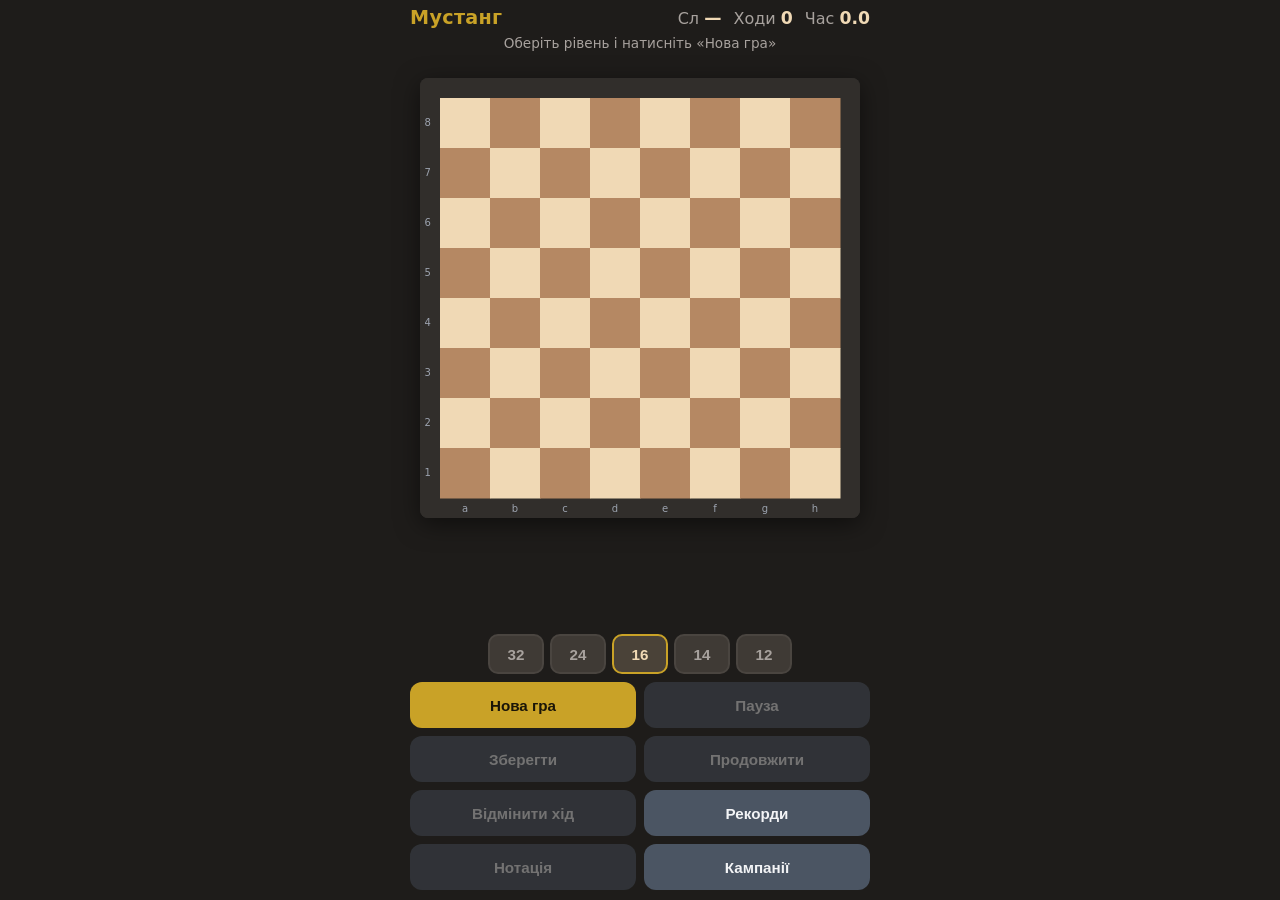
<file: index.html>
<!DOCTYPE html>
<html lang="uk">
<head>
  <meta charset="UTF-8" />
  <meta name="viewport" content="width=device-width, initial-scale=1, maximum-scale=1, user-scalable=no, viewport-fit=cover" />
  <meta name="apple-mobile-web-app-capable" content="yes" />
  <meta name="mobile-web-app-capable" content="yes" />
  <meta name="theme-color" content="#1e1c1a" />
  <title>Мустанг — слони проти коня</title>
  <link rel="stylesheet" href="css/style.css" />
</head>
<body>
  <div id="app">
    <header>
      <h1>Мустанг</h1>
      <div id="stats">
        <span>Сл <strong id="st-b">—</strong></span>
        <span>Ходи <strong id="st-m">0</strong></span>
        <span>Час <strong id="st-t">0.0</strong></span>
      </div>
    </header>

    <div id="message">Оберіть рівень і натисніть «Нова гра»</div>
    <div id="campaign-banner"></div>

    <div id="board-wrap">
      <canvas id="board" width="400" height="400"></canvas>
    </div>

    <div id="controls">
      <div class="levels">
        <button type="button" data-n="32" class="lvl">32</button>
        <button type="button" data-n="24" class="lvl">24</button>
        <button type="button" data-n="16" class="lvl active">16</button>
        <button type="button" data-n="14" class="lvl">14</button>
        <button type="button" data-n="12" class="lvl">12</button>
      </div>
      <div class="actions">
        <button type="button" id="btn-new">Нова гра</button>
        <button type="button" id="btn-pause" class="secondary" disabled>Пауза</button>
      </div>
      <div class="actions">
        <button type="button" id="btn-save" class="secondary" disabled>Зберегти</button>
        <button type="button" id="btn-continue" class="secondary" disabled>Продовжити</button>
      </div>
      <div class="actions">
        <button type="button" id="btn-undo" class="secondary" disabled>Відмінити хід</button>
        <button type="button" id="btn-records" class="secondary">Рекорди</button>
      </div>
      <div class="actions">
        <button type="button" id="btn-notation" class="secondary" disabled>Нотація</button>
        <button type="button" id="btn-campaigns" class="secondary">Кампанії</button>
      </div>
    </div>
  </div>

  <div id="win-panel" class="hidden overlay">
    <h2>Перемога!</h2>
    <p id="win-text"></p>
    <label class="field">
      <span>Ваше ім'я</span>
      <input id="win-name" type="text" maxlength="32" placeholder="Гравець" autocomplete="nickname" />
    </label>
    <p id="win-save-status" class="hint"></p>
    <div class="row">
      <button type="button" id="btn-save-record">Зберегти рекорд</button>
      <button type="button" id="btn-again" class="secondary">Ще раз</button>
    </div>
    <div class="row">
      <button type="button" id="btn-win-notation" class="secondary">Нотація / replay</button>
    </div>
    <button type="button" id="btn-close" class="linkish">Закрити</button>
  </div>

  <div id="records-panel" class="hidden overlay">
    <h2>Рекорди</h2>
    <div class="tabs">
      <button type="button" class="tab active" data-src="local">На пристрої</button>
      <button type="button" class="tab" data-src="world">Світ</button>
    </div>
    <div class="sort-row">
      <button type="button" class="sort active" data-sort="time">Час</button>
      <button type="button" class="sort" data-sort="moves">Ходи</button>
      <button type="button" class="sort" data-sort="balance">Баланс</button>
      <button type="button" class="sort" data-sort="worldscore">World score</button>
    </div>
    <div class="level-row" id="rec-levels"></div>
    <div id="records-list" class="records-list"></div>
    <p id="records-hint" class="hint"></p>
    <button type="button" id="btn-records-close" class="secondary wide">Закрити</button>
  </div>


  <div id="notation-panel" class="hidden overlay">
    <h2>Нотація</h2>
    <p id="notation-meta" class="hint"></p>
    <pre id="notation-text" class="notation-text"></pre>
    <div class="row replay-controls">
      <button type="button" id="btn-rep-start" class="secondary">⏮</button>
      <button type="button" id="btn-rep-prev" class="secondary">◀</button>
      <button type="button" id="btn-rep-play" class="secondary">▶</button>
      <button type="button" id="btn-rep-next" class="secondary">▶|</button>
      <button type="button" id="btn-rep-end" class="secondary">⏭</button>
    </div>
    <p id="notation-step" class="hint"></p>
    <button type="button" id="btn-notation-close" class="secondary wide">Закрити</button>
  </div>


  <div id="campaigns-panel" class="hidden overlay">
    <h2>Кампанії</h2>
    <p class="hint" id="campaign-desc">Оберіть тип кампанії</p>
    <div class="campaign-list">
      <button type="button" class="camp-btn" data-camp="summit">Подорож до вершини</button>
      <button type="button" class="camp-btn" data-camp="steps2026">Подорож 2026 кроків</button>
      <button type="button" class="camp-btn" data-camp="marathon">Марафонський забіг</button>
    </div>
    <label class="field">
      <span>Ваше ім'я</span>
      <input id="camp-name" type="text" maxlength="32" placeholder="Гравець" />
    </label>
    <p id="camp-status" class="hint"></p>
    <div class="row">
      <button type="button" id="btn-camp-start">Почати / Продовжити</button>
      <button type="button" id="btn-camp-reset" class="secondary">Скинути</button>
    </div>
    <button type="button" id="btn-campaigns-close" class="secondary wide">Закрити</button>
  </div>

  <script src="js/config.js"></script>
  <script src="js/game_engine.js"></script>
  <script src="js/records.js"></script>
  <script src="js/game.js"></script>
</body>
</html>
</file>
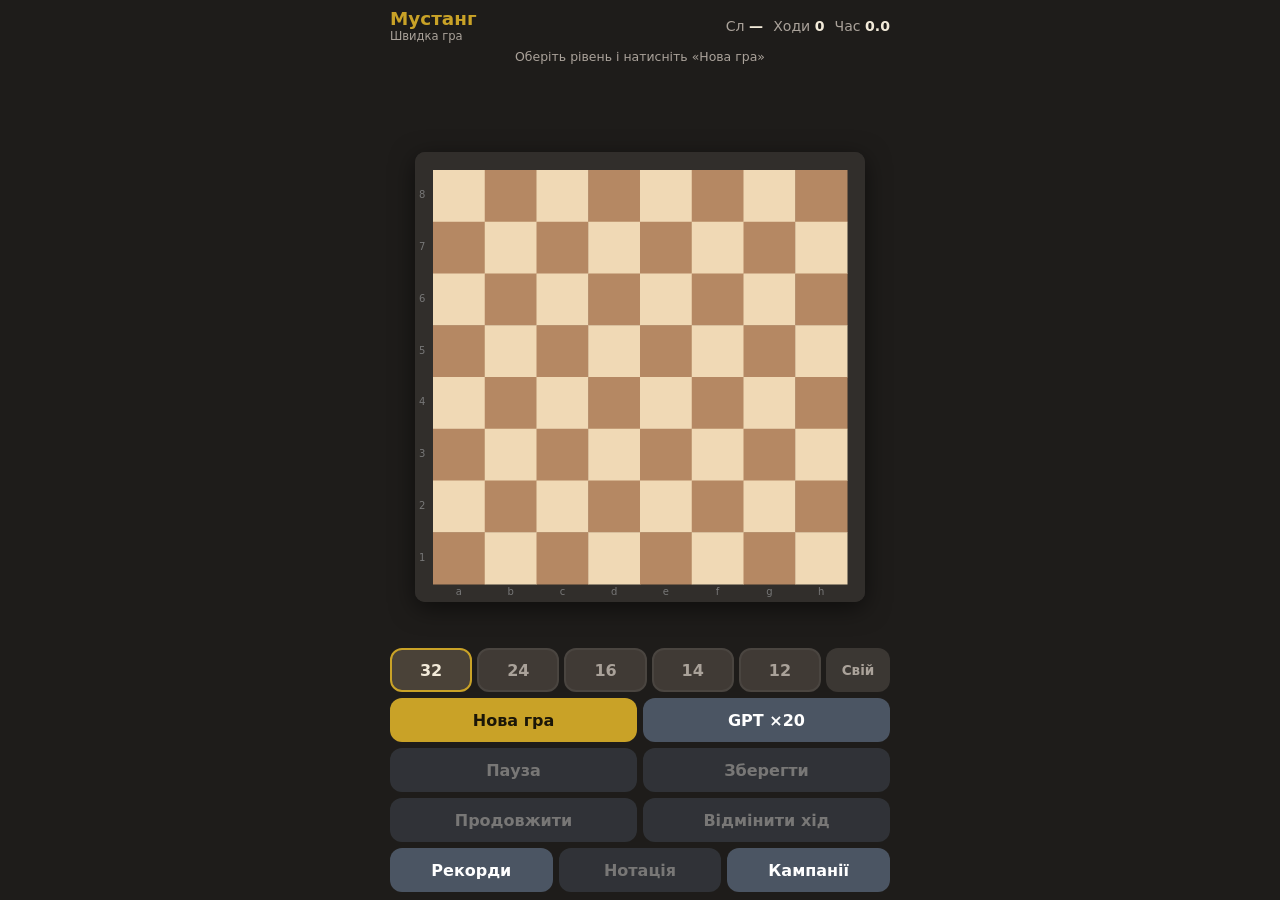
<file: mobile_v21/index.html>
<!doctype html>
<html lang="uk">
<head>
  <meta charset="utf-8">
  <meta name="viewport" content="width=device-width, initial-scale=1, viewport-fit=cover, user-scalable=no">
  <meta name="theme-color" content="#1e1c1a">
  <title>Мустанг — mobile v21 AI</title>
  <link rel="stylesheet" href="style.css">
</head>
<body>
<main id="app">
  <header>
    <div>
      <h1>Мустанг</h1>
      <div id="mode-label">Швидка гра</div>
    </div>
    <div id="stats">
      <span>Сл <b id="st-b">—</b></span>
      <span>Ходи <b id="st-m">0</b></span>
      <span>Час <b id="st-t">0.0</b></span>
    </div>
  </header>

  <div id="message">Оберіть рівень і натисніть «Нова гра»</div>
  <div id="ai-status"></div>
  <div id="campaign-banner"></div>

  <section id="board-wrap"><canvas id="board"></canvas></section>

  <section id="controls">
    <div class="levels">
      <button class="lvl active" data-n="32">32</button>
      <button class="lvl" data-n="24">24</button>
      <button class="lvl" data-n="16">16</button>
      <button class="lvl" data-n="14">14</button>
      <button class="lvl" data-n="12">12</button>
      <button id="btn-custom" class="small">Свій</button>
    </div>

    <div class="grid2">
      <button id="btn-new">Нова гра</button>
      <button id="btn-ai" class="secondary">GPT ×20</button>
    </div>
    <div class="grid2">
      <button id="btn-pause" class="secondary" disabled>Пауза</button>
      <button id="btn-save" class="secondary" disabled>Зберегти</button>
    </div>
    <div class="grid2">
      <button id="btn-continue" class="secondary" disabled>Продовжити</button>
      <button id="btn-undo" class="secondary" disabled>Відмінити хід</button>
    </div>
    <div class="grid3">
      <button id="btn-records" class="secondary">Рекорди</button>
      <button id="btn-notation" class="secondary" disabled>Нотація</button>
      <button id="btn-campaigns" class="secondary">Кампанії</button>
    </div>
  </section>
</main>

<section id="win-panel" class="overlay hidden">
  <div class="panel">
    <h2>Перемога!</h2>
    <p id="win-text"></p>
    <label class="field"><span>Ім'я</span><input id="win-name" maxlength="32" placeholder="Гравець"></label>
    <div id="win-status" class="hint"></div>
    <div class="grid2">
      <button id="btn-save-record">Зберегти рекорд</button>
      <button id="btn-again" class="secondary">Ще раз</button>
    </div>
    <button id="btn-win-notation" class="secondary wide">Нотація / replay</button>
    <button id="btn-win-close" class="linkish">Закрити</button>
  </div>
</section>

<section id="records-panel" class="overlay hidden">
  <div class="panel tall">
    <h2>Рекорди</h2>
    <div class="tabs"><button class="tab active" data-src="local">На пристрої</button><button class="tab" data-src="world">Світ</button></div>
    <div id="rec-levels" class="wrap-buttons"></div>
    <div class="sort-row">
      <button class="sort active" data-sort="time">Час</button>
      <button class="sort" data-sort="moves">Ходи</button>
      <button class="sort" data-sort="worldscore">World score</button>
    </div>
    <div id="records-list" class="records-list"></div>
    <div id="records-hint" class="hint"></div>
    <button id="btn-records-close" class="secondary wide">Закрити</button>
  </div>
</section>

<section id="notation-panel" class="overlay hidden bottom">
  <div class="panel tall">
    <h2>Нотація / replay</h2>
    <div id="notation-meta" class="hint"></div>
    <pre id="notation-text" class="notation"></pre>
    <div class="grid5">
      <button id="rep-start" class="secondary">⏮</button>
      <button id="rep-prev" class="secondary">◀</button>
      <button id="rep-play" class="secondary">▶</button>
      <button id="rep-next" class="secondary">▶|</button>
      <button id="rep-end" class="secondary">⏭</button>
    </div>
    <div id="notation-step" class="hint"></div>
    <button id="btn-notation-close" class="secondary wide">Закрити</button>
  </div>
</section>

<section id="campaigns-panel" class="overlay hidden">
  <div class="panel">
    <h2>Кампанії</h2>
    <div id="campaign-types" class="campaign-list">
      <button class="camp active" data-type="summit">Подорож до вершини</button>
      <button class="camp" data-type="steps2026">Подорож 2026 кроків</button>
      <button class="camp" data-type="marathon">Марафонський забіг</button>
    </div>
    <div id="campaign-desc" class="hint"></div>
    <label class="field"><span>Ім'я</span><input id="camp-name" maxlength="32" placeholder="Гравець"></label>
    <label class="field"><span>Пароль кампанії</span><input id="camp-password" maxlength="64" type="password" placeholder="Для продовження"></label>
    <div id="camp-status" class="hint"></div>
    <div class="grid2">
      <button id="btn-camp-start">Почати / Продовжити</button>
      <button id="btn-camp-reset" class="secondary">Скинути</button>
    </div>
    <button id="btn-campaigns-close" class="secondary wide">Закрити</button>
  </div>
</section>

<script src="../js/config.js"></script>
<script src="../js/game_engine.js"></script>
<script src="../js/records.js"></script>
<script src="app.js"></script>
</body>
</html>
</file>
<file: css/style.css>
/* Mustang — mobile-first */
:root {
  --bg: #1e1c1a;
  --panel: #2c2926;
  --board-bg: #312e2b;
  --light: #f0d9b5;
  --dark: #b58863;
  --accent: #c9a227;
  --text: #f0d9b5;
  --muted: #a8a29e;
  --ok: #4ade80;
  --danger: #f87171;
  --btn: #3f3a35;
  --safe-bottom: env(safe-area-inset-bottom, 0px);
  --safe-top: env(safe-area-inset-top, 0px);
}

* {
  box-sizing: border-box;
  margin: 0;
  padding: 0;
  -webkit-tap-highlight-color: transparent;
}

html, body {
  height: 100%;
  font-family: system-ui, -apple-system, "Segoe UI", Roboto, sans-serif;
  background: var(--bg);
  color: var(--text);
  overflow: hidden;
  touch-action: manipulation;
  user-select: none;
}

#app {
  height: 100%;
  height: 100dvh;
  max-width: 480px;
  margin: 0 auto;
  display: flex;
  flex-direction: column;
  padding: calc(6px + var(--safe-top)) 10px calc(10px + var(--safe-bottom));
  gap: 6px;
}

/* ---- Header ---- */
header {
  display: flex;
  align-items: center;
  justify-content: space-between;
  gap: 8px;
  flex-shrink: 0;
}

header h1 {
  font-size: 1.2rem;
  font-weight: 700;
  letter-spacing: 0.3px;
  color: var(--accent);
}

#stats {
  display: flex;
  gap: 12px;
  font-size: 1rem;
  color: var(--muted);
  font-variant-numeric: tabular-nums;
}

#stats span strong {
  color: var(--text);
  font-weight: 700;
  font-size: 1.08rem;
}

/* ---- Message ---- */
#message {
  text-align: center;
  font-size: 0.85rem;
  color: var(--muted);
  min-height: 1.3em;
  flex-shrink: 0;
  padding: 0 4px;
}

#message.win {
  color: var(--ok);
  font-weight: 600;
}

#message.pause {
  color: var(--accent);
}

/* ---- Board ---- */
#board-wrap {
  flex: 1 1 auto;
  display: flex;
  align-items: center;
  justify-content: center;
  min-height: 0;
  width: 100%;
}

#board {
  display: block;
  width: min(100%, calc(100dvh - 210px), 420px);
  height: auto;
  aspect-ratio: 1;
  /* підняти дошку на ~1 клітинку */
  transform: translateY(-12.5%);
  border-radius: 8px;
  box-shadow: 0 6px 24px rgba(0, 0, 0, 0.5);
  touch-action: none;
  background: var(--board-bg);
}

/* ---- Controls ---- */
#controls {
  flex-shrink: 0;
  display: flex;
  flex-direction: column;
  gap: 8px;
}

.levels {
  display: flex;
  gap: 6px;
  justify-content: center;
}

.levels button {
  flex: 1;
  max-width: 56px;
  height: 40px;
  border: 2px solid #4a4540;
  background: var(--btn);
  color: var(--muted);
  border-radius: 10px;
  font-size: 0.95rem;
  font-weight: 700;
}

.levels button.active {
  border-color: var(--accent);
  color: var(--text);
  background: #4a4238;
}

.actions {
  display: grid;
  grid-template-columns: 1fr 1fr;
  gap: 8px;
}

.actions button {
  height: 46px;
  border: none;
  border-radius: 12px;
  font-size: 0.95rem;
  font-weight: 700;
  background: var(--accent);
  color: #1a1508;
}

.actions button.secondary {
  background: #4b5563;
  color: #f3f4f6;
}

.actions button:disabled {
  opacity: 0.4;
}

.actions button:active:not(:disabled) {
  transform: scale(0.97);
}

/* ---- Win overlay ---- */
#win-panel {
  position: fixed;
  inset: 0;
  background: rgba(0, 0, 0, 0.78);
  display: flex;
  flex-direction: column;
  align-items: center;
  justify-content: center;
  z-index: 50;
  padding: 24px;
  text-align: center;
}

#win-panel.hidden {
  display: none;
}

#win-panel h2 {
  font-size: 1.5rem;
  color: var(--ok);
  margin-bottom: 10px;
}

#win-panel p {
  color: #e7e5e4;
  line-height: 1.5;
  margin-bottom: 18px;
  white-space: pre-line;
  font-size: 0.95rem;
}

#win-panel .row {
  display: flex;
  gap: 10px;
  flex-wrap: wrap;
  justify-content: center;
}

#win-panel button {
  min-width: 120px;
  height: 46px;
  padding: 0 18px;
  border: none;
  border-radius: 12px;
  font-size: 1rem;
  font-weight: 700;
  background: var(--accent);
  color: #1a1508;
}

#win-panel button.secondary {
  background: #4b5563;
  color: #f3f4f6;
}

/* ---- Very small phones ---- */
@media (max-height: 620px) {
  header h1 { font-size: 1.05rem; }
  #stats { font-size: 0.92rem; }
  .levels button { height: 36px; font-size: 0.85rem; }
  .actions button { height: 42px; font-size: 0.88rem; }
  #message { font-size: 0.8rem; }
}

/* Landscape phone: board left, controls right */
@media (orientation: landscape) and (max-height: 480px) {
  #app {
    max-width: none;
    flex-direction: row;
    flex-wrap: wrap;
    align-items: stretch;
    gap: 8px;
    padding: 6px 10px;
  }
  header {
    width: 100%;
  }
  #message {
    width: 100%;
    order: 1;
  }
  #board-wrap {
    flex: 1 1 auto;
    order: 2;
  }
  #board {
    width: min(72vh, 360px);
  }
  #controls {
    width: 130px;
    order: 3;
    justify-content: center;
  }
  .levels {
    flex-direction: column;
    align-items: stretch;
  }
  .levels button {
    max-width: none;
  }
  .actions {
    grid-template-columns: 1fr;
  }
}

/* ---- Extra actions ---- */
.actions.single {
  grid-template-columns: 1fr;
}

/* ---- Overlays ---- */
.overlay {
  position: fixed;
  inset: 0;
  background: rgba(0, 0, 0, 0.82);
  display: flex;
  flex-direction: column;
  align-items: center;
  justify-content: flex-start;
  z-index: 50;
  padding: calc(16px + var(--safe-top)) 16px calc(16px + var(--safe-bottom));
  text-align: center;
  overflow-y: auto;
}

.overlay.hidden {
  display: none;
}

.overlay h2 {
  font-size: 1.35rem;
  color: var(--ok);
  margin-bottom: 8px;
}

#records-panel h2 {
  color: var(--accent);
}

.overlay p {
  color: #e7e5e4;
  line-height: 1.45;
  margin-bottom: 12px;
  white-space: pre-line;
  font-size: 0.92rem;
  max-width: 320px;
}

.overlay .row {
  display: flex;
  gap: 10px;
  flex-wrap: wrap;
  justify-content: center;
  margin-top: 6px;
}

.overlay button {
  min-width: 120px;
  height: 44px;
  padding: 0 16px;
  border: none;
  border-radius: 12px;
  font-size: 0.95rem;
  font-weight: 700;
  background: var(--accent);
  color: #1a1508;
}

.overlay button.secondary {
  background: #4b5563;
  color: #f3f4f6;
}

.overlay button.wide {
  width: min(100%, 320px);
  margin-top: 10px;
}

.overlay button.linkish {
  background: transparent;
  color: var(--muted);
  min-width: auto;
  height: auto;
  margin-top: 12px;
  font-weight: 500;
  text-decoration: underline;
}

.field {
  display: flex;
  flex-direction: column;
  align-items: stretch;
  gap: 4px;
  width: min(100%, 280px);
  margin: 8px 0;
  text-align: left;
}

.field span {
  font-size: 0.8rem;
  color: var(--muted);
}

.field input {
  height: 44px;
  border-radius: 10px;
  border: 1px solid #555;
  background: #1c1917;
  color: var(--text);
  padding: 0 12px;
  font-size: 1rem;
}

.hint {
  font-size: 0.78rem !important;
  color: var(--muted) !important;
  min-height: 1.2em;
  max-width: 320px;
}

.tabs, .sort-row, .level-row {
  display: flex;
  flex-wrap: wrap;
  gap: 6px;
  justify-content: center;
  margin-bottom: 8px;
  width: min(100%, 360px);
}

.tab, .sort, .level-row button {
  height: 34px;
  padding: 0 12px;
  border-radius: 8px;
  border: 1px solid #555;
  background: var(--btn);
  color: var(--muted);
  font-size: 0.82rem;
  font-weight: 600;
  min-width: auto;
}

.tab.active, .sort.active, .level-row button.active {
  border-color: var(--accent);
  color: var(--text);
  background: #4a4238;
}

.records-list {
  width: min(100%, 360px);
  max-height: 45vh;
  overflow-y: auto;
  text-align: left;
  background: var(--panel);
  border-radius: 10px;
  padding: 6px 0;
  margin-bottom: 6px;
}

.rec-row {
  display: grid;
  grid-template-columns: 28px 1fr auto;
  gap: 6px;
  padding: 8px 12px;
  font-size: 0.85rem;
  border-bottom: 1px solid #3a3632;
  color: #e7e5e4;
}

.rec-row:last-child {
  border-bottom: none;
}

.rec-row .place {
  color: var(--muted);
}

.rec-row.me {
  color: var(--accent);
  font-weight: 700;
}

.rec-empty {
  padding: 20px;
  text-align: center;
  color: var(--muted);
  font-size: 0.9rem;
}


/* рекорд із відміною ходів */
.rec-row .name em.undid-name,
.rec-row.undid .name {
  font-style: italic;
  opacity: 0.95;
}


/* Нотація / replay */
.notation-text {
  width: min(100%, 360px);
  max-height: 28vh;
  overflow: auto;
  text-align: left;
  background: var(--panel);
  border-radius: 10px;
  padding: 10px 12px;
  font-size: 0.8rem;
  line-height: 1.45;
  color: #e7e5e4;
  white-space: pre-wrap;
  margin-bottom: 10px;
}
.replay-controls {
  margin: 6px 0 4px;
}
.replay-controls button {
  min-width: 48px;
  padding: 0 10px;
}
.rec-row {
  cursor: pointer;
}
.rec-row:active {
  background: #3a3632;
}


/* Кампанії */
.campaign-list {
  display: flex;
  flex-direction: column;
  gap: 8px;
  width: min(100%, 320px);
  margin: 8px 0 12px;
}
.camp-btn {
  width: 100%;
  height: 44px;
  border-radius: 12px;
  border: 1px solid #555;
  background: var(--btn);
  color: var(--text);
  font-size: 0.9rem;
  font-weight: 600;
  min-width: auto;
}
.camp-btn.active {
  border-color: var(--accent);
  background: #4a4238;
}
#campaign-banner {
  font-size: 0.75rem;
  color: var(--accent);
  text-align: center;
  min-height: 1.1em;
}


/* Нотація: нижня панель, дошка залишається видимою */
#notation-panel.overlay {
  inset: auto 0 0 0;
  top: auto;
  max-height: 46vh;
  justify-content: flex-start;
  background: rgba(20, 18, 16, 0.96);
  border-radius: 16px 16px 0 0;
  box-shadow: 0 -8px 28px rgba(0, 0, 0, 0.45);
  padding-top: 12px;
  z-index: 60;
}
#notation-panel .notation-text {
  max-height: 14vh;
}
</file>
<file: mobile_v21/style.css>
:root{--bg:#1e1c1a;--panel:#2c2926;--btn:#403a35;--accent:#c9a227;--text:#f2ead9;--muted:#aaa29a;--ok:#4ade80;--danger:#f87171;--light:#f0d9b5;--dark:#b58863;--safe-top:env(safe-area-inset-top,0px);--safe-bottom:env(safe-area-inset-bottom,0px)}
*{box-sizing:border-box;margin:0;padding:0;-webkit-tap-highlight-color:transparent}
html,body{height:100%;background:var(--bg);color:var(--text);font-family:system-ui,-apple-system,"Segoe UI",sans-serif;overflow:hidden;touch-action:manipulation}
body{display:flex;justify-content:center}
button,input{font:inherit}
button{border:0;border-radius:12px;min-height:44px;background:var(--accent);color:#1b1608;font-weight:700;padding:8px 12px}
button.secondary{background:#4b5563;color:#fff}
button:disabled{opacity:.4}
button.small{background:#3b3733;color:var(--muted);font-size:.85rem;min-width:64px}
button.linkish{background:transparent;color:var(--muted);text-decoration:underline}
.wide{width:100%}
#app{width:min(100%,520px);height:100dvh;padding:calc(8px + var(--safe-top)) 10px calc(8px + var(--safe-bottom));display:flex;flex-direction:column;gap:6px}
header{display:flex;justify-content:space-between;align-items:center;gap:8px}
h1{font-size:1.15rem;color:var(--accent)}
#mode-label{font-size:.72rem;color:var(--muted)}
#stats{display:flex;gap:10px;color:var(--muted);font-size:.88rem}
#stats b{color:var(--text)}
#message,#ai-status,#campaign-banner{min-height:1.2em;text-align:center;font-size:.78rem;color:var(--muted)}
#ai-status{color:var(--accent)}
#campaign-banner{color:var(--accent)}
#message.win{color:var(--ok);font-weight:700}
#message.pause{color:var(--accent)}
#board-wrap{flex:1;min-height:0;display:flex;align-items:center;justify-content:center}
#board{width:min(100%,calc(100dvh - 300px),440px);aspect-ratio:1;display:block;background:#312e2b;border-radius:10px;box-shadow:0 6px 24px #0008;touch-action:none}
#controls{display:flex;flex-direction:column;gap:6px;flex-shrink:0}
.levels{display:flex;gap:5px}
.levels .lvl{flex:1;min-width:0;background:var(--btn);color:var(--muted);border:2px solid #4a4540}
.levels .lvl.active{border-color:var(--accent);color:var(--text);background:#4a4238}
.grid2{display:grid;grid-template-columns:1fr 1fr;gap:6px}
.grid3{display:grid;grid-template-columns:1fr 1fr 1fr;gap:6px}
.grid5{display:grid;grid-template-columns:repeat(5,1fr);gap:5px}
.wrap-buttons{display:flex;flex-wrap:wrap;gap:5px;justify-content:center;margin-bottom:6px}
.wrap-buttons button,.sort,.tab,.camp{background:var(--btn);color:var(--muted);min-height:36px;font-size:.82rem}
.wrap-buttons button.active,.sort.active,.tab.active,.camp.active{border:2px solid var(--accent);color:var(--text);background:#4a4238}
.overlay{position:fixed;inset:0;background:#000d;z-index:30;display:flex;align-items:center;justify-content:center;padding:14px;padding-bottom:calc(14px + var(--safe-bottom));overflow:auto}
.overlay.hidden{display:none}
.overlay.bottom{align-items:flex-end}
.panel{width:min(100%,420px);background:var(--panel);border-radius:16px;padding:16px;display:flex;flex-direction:column;gap:8px}
.panel.tall{max-height:92dvh}
.panel h2{color:var(--accent);font-size:1.25rem;text-align:center}
.panel p{font-size:.88rem;line-height:1.4;color:#e7e5e4;white-space:pre-line}
.field{display:flex;flex-direction:column;gap:4px;font-size:.8rem;color:var(--muted)}
.field input{height:44px;border-radius:10px;border:1px solid #555;background:#1c1917;color:var(--text);padding:0 12px}
.hint{font-size:.75rem;color:var(--muted);line-height:1.35;text-align:center;min-height:1.1em}
.tabs,.sort-row{display:flex;gap:5px;justify-content:center;flex-wrap:wrap}
.records-list{background:#211f1d;border-radius:10px;overflow:auto;max-height:50dvh}
.rec-row{display:grid;grid-template-columns:30px 1fr auto;gap:6px;padding:9px 10px;border-bottom:1px solid #393430;font-size:.82rem;cursor:pointer}
.rec-row.me{color:var(--accent);font-weight:700}
.rec-row.undid{font-style:italic}
.rec-empty{text-align:center;color:var(--muted);padding:20px}
.notation{background:#211f1d;border-radius:10px;padding:10px;max-height:25dvh;overflow:auto;white-space:pre-wrap;font:12px/1.45 ui-monospace,SFMono-Regular,Consolas,monospace}
.campaign-list{display:flex;flex-direction:column;gap:6px}
.camp{width:100%}
.undo-red{color:var(--danger)!important;font-weight:700}
@media (orientation:landscape) and (max-height:520px){#app{max-width:900px;flex-direction:row;flex-wrap:wrap}.header{width:100%}header,#message,#ai-status,#campaign-banner{width:100%}#board-wrap{flex:1 1 auto}#board{width:min(60vh,420px)}#controls{width:210px;justify-content:center}.levels{flex-direction:column}.grid3{grid-template-columns:1fr}.grid5{grid-template-columns:repeat(5,1fr)}}
</file>
